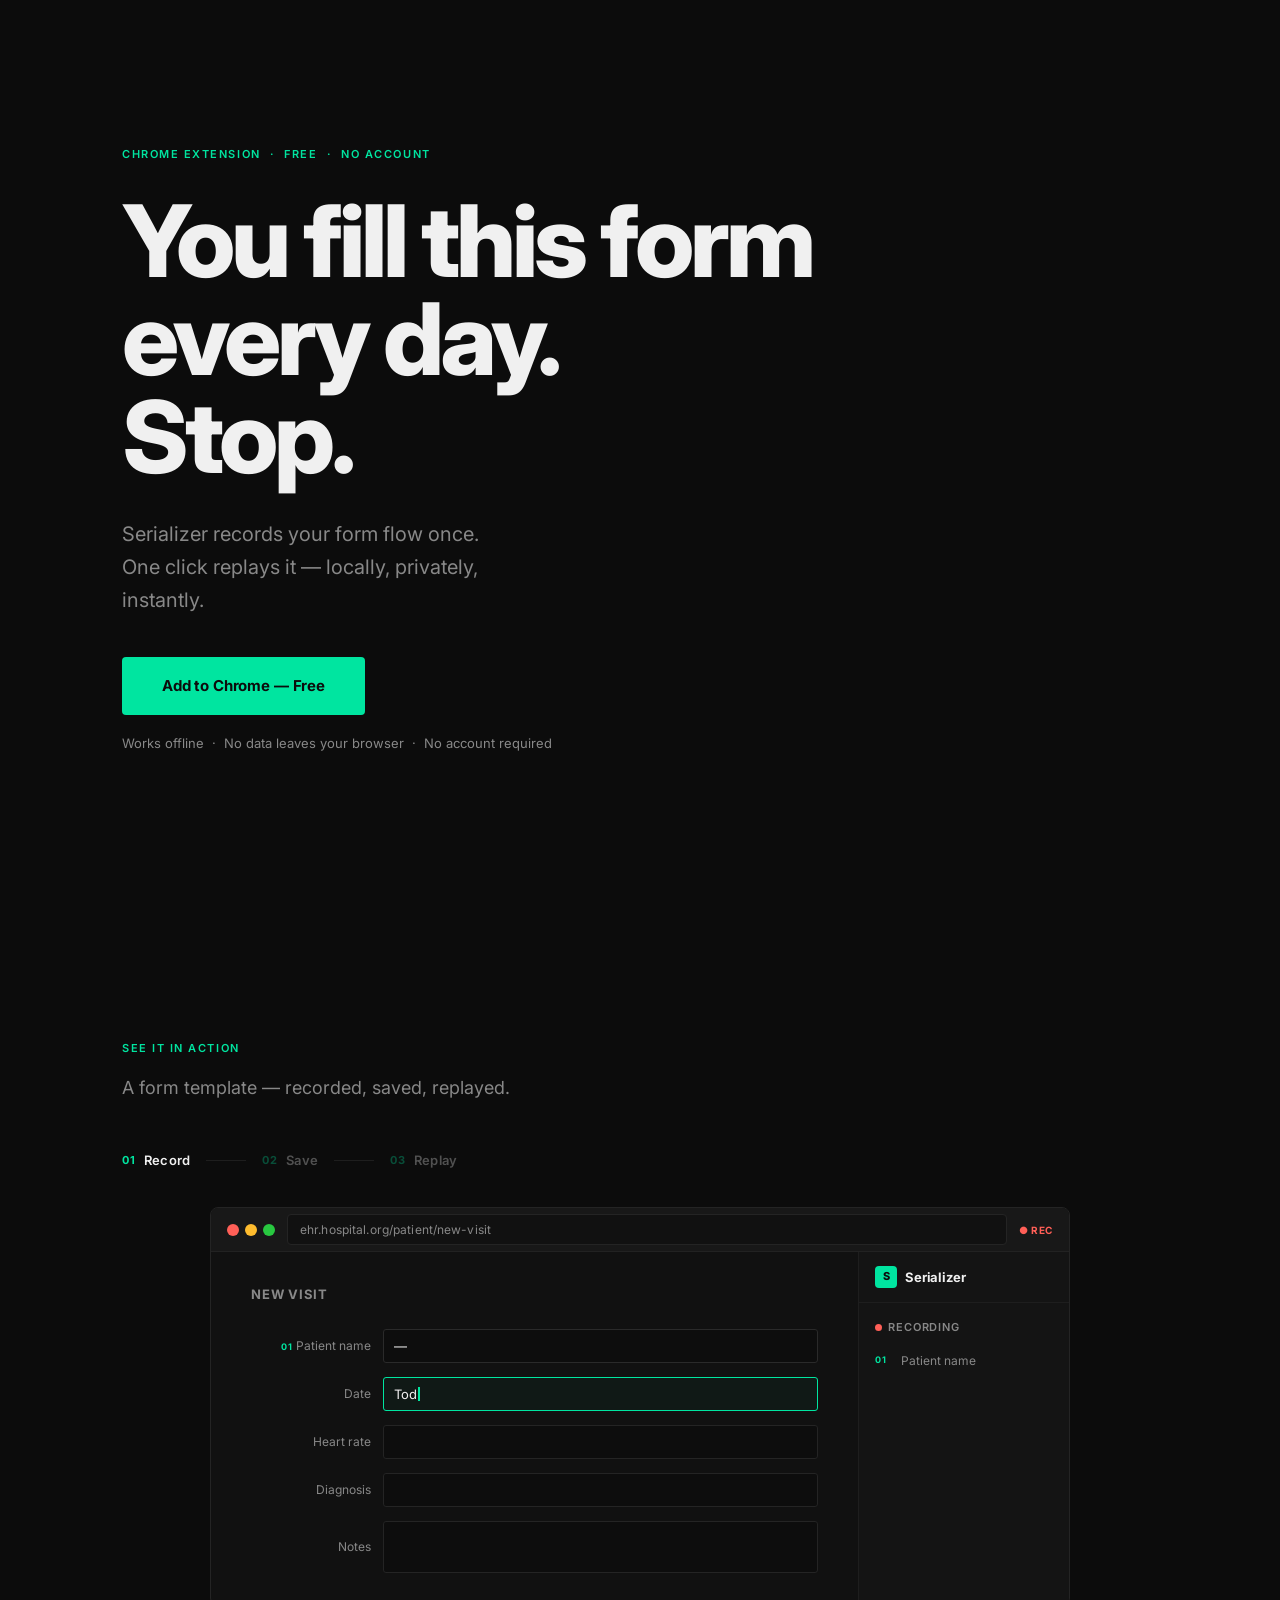
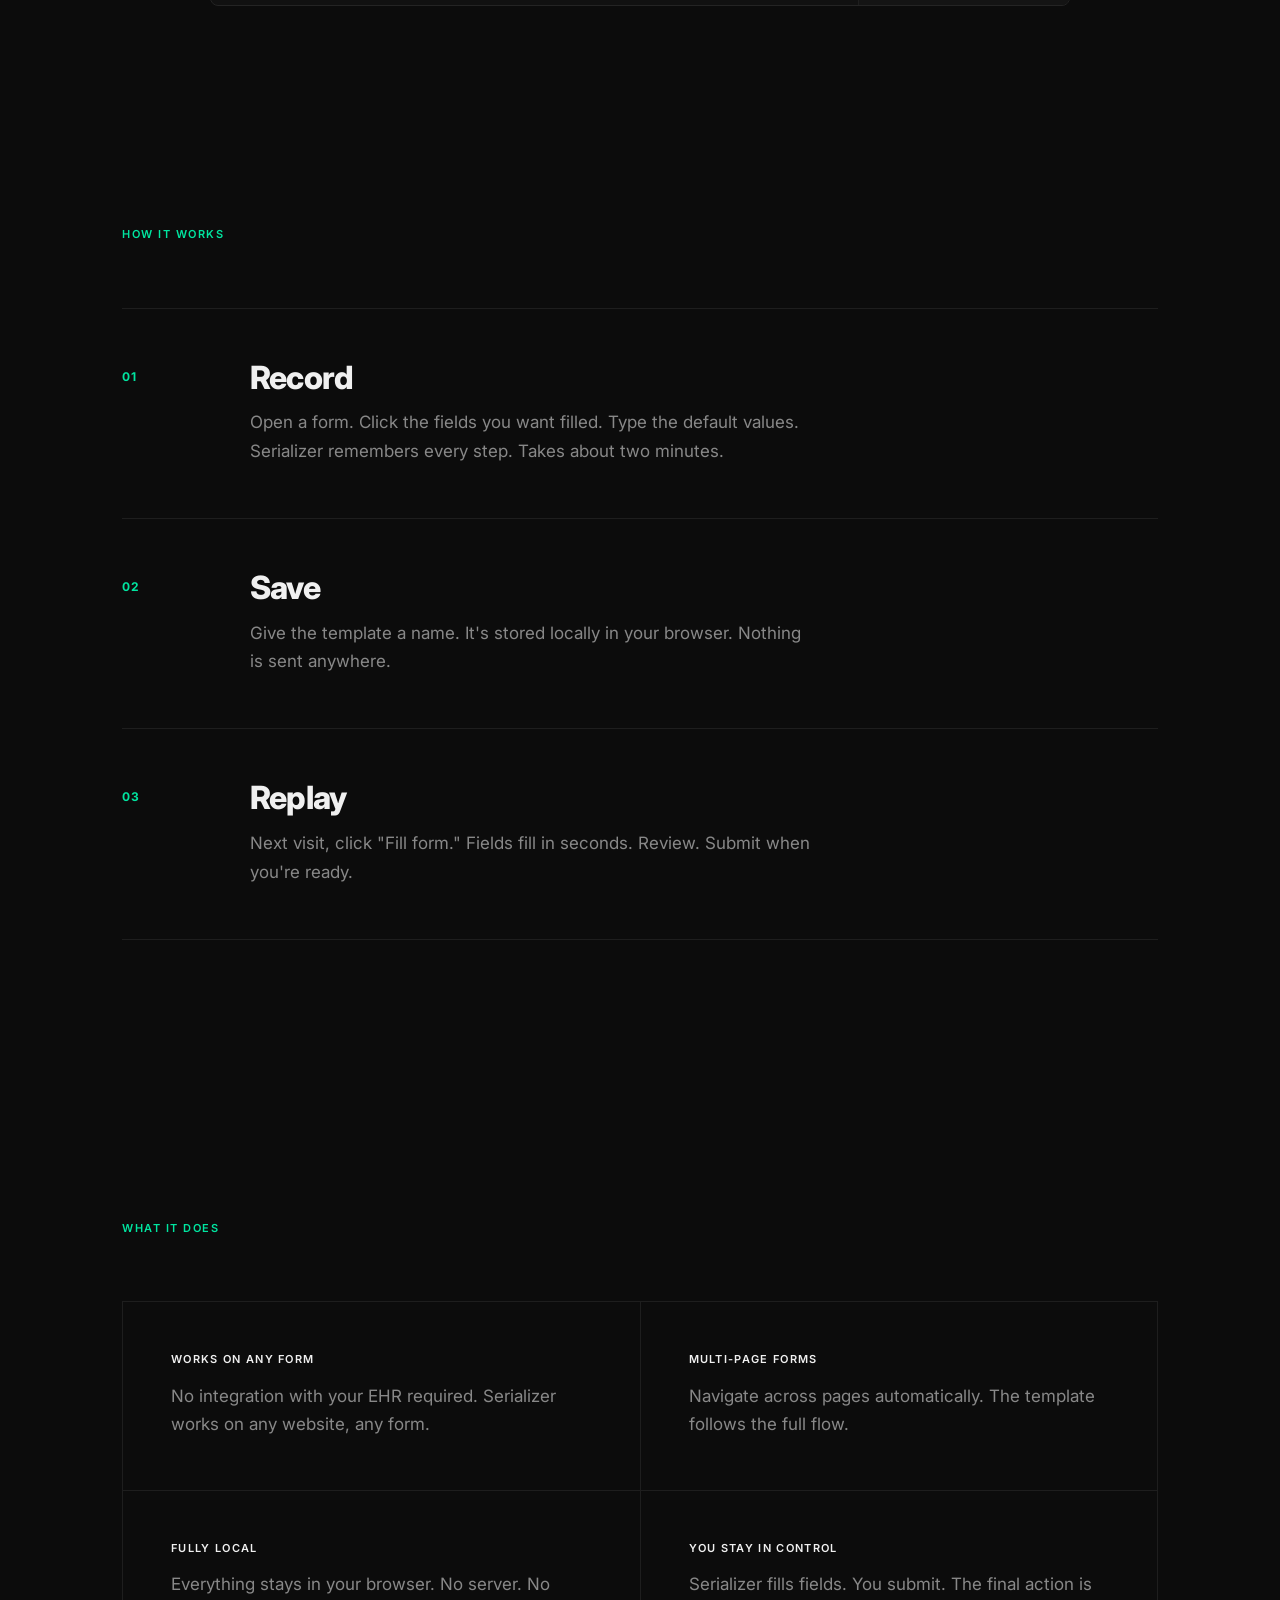
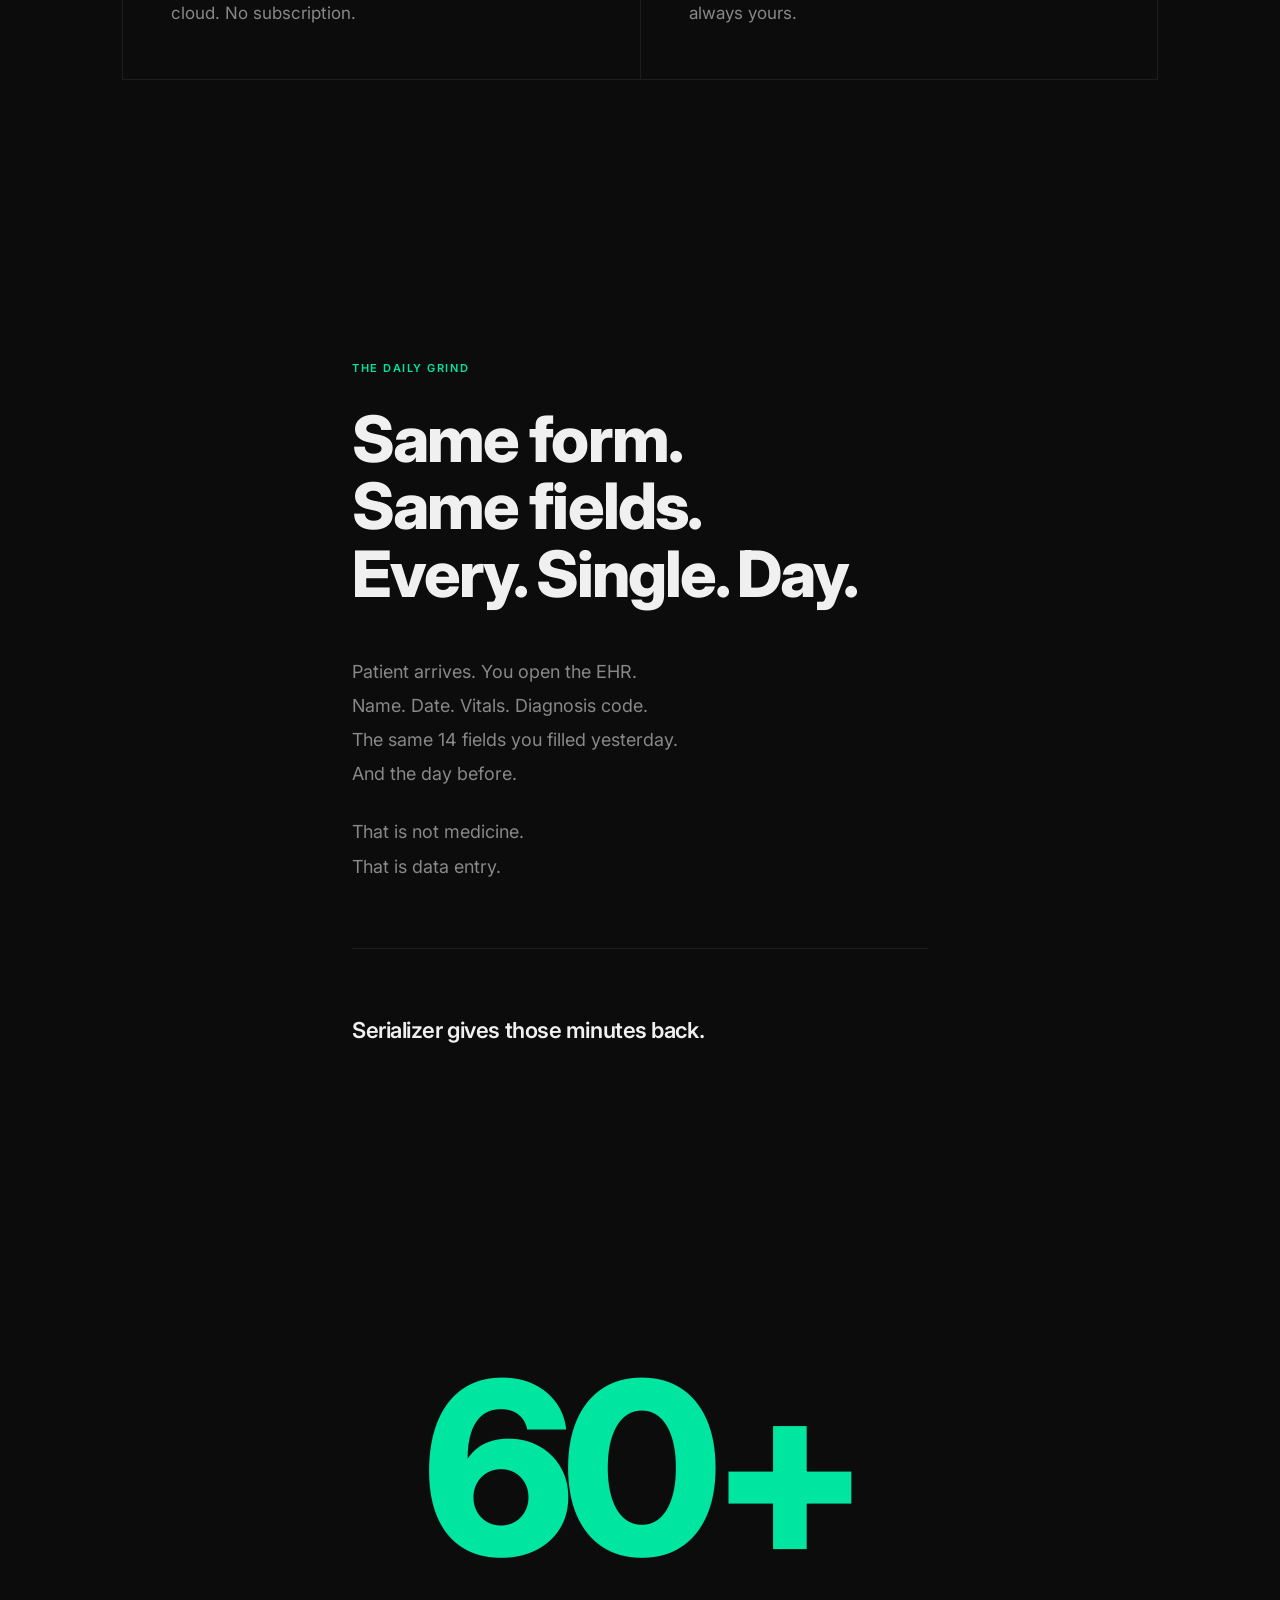
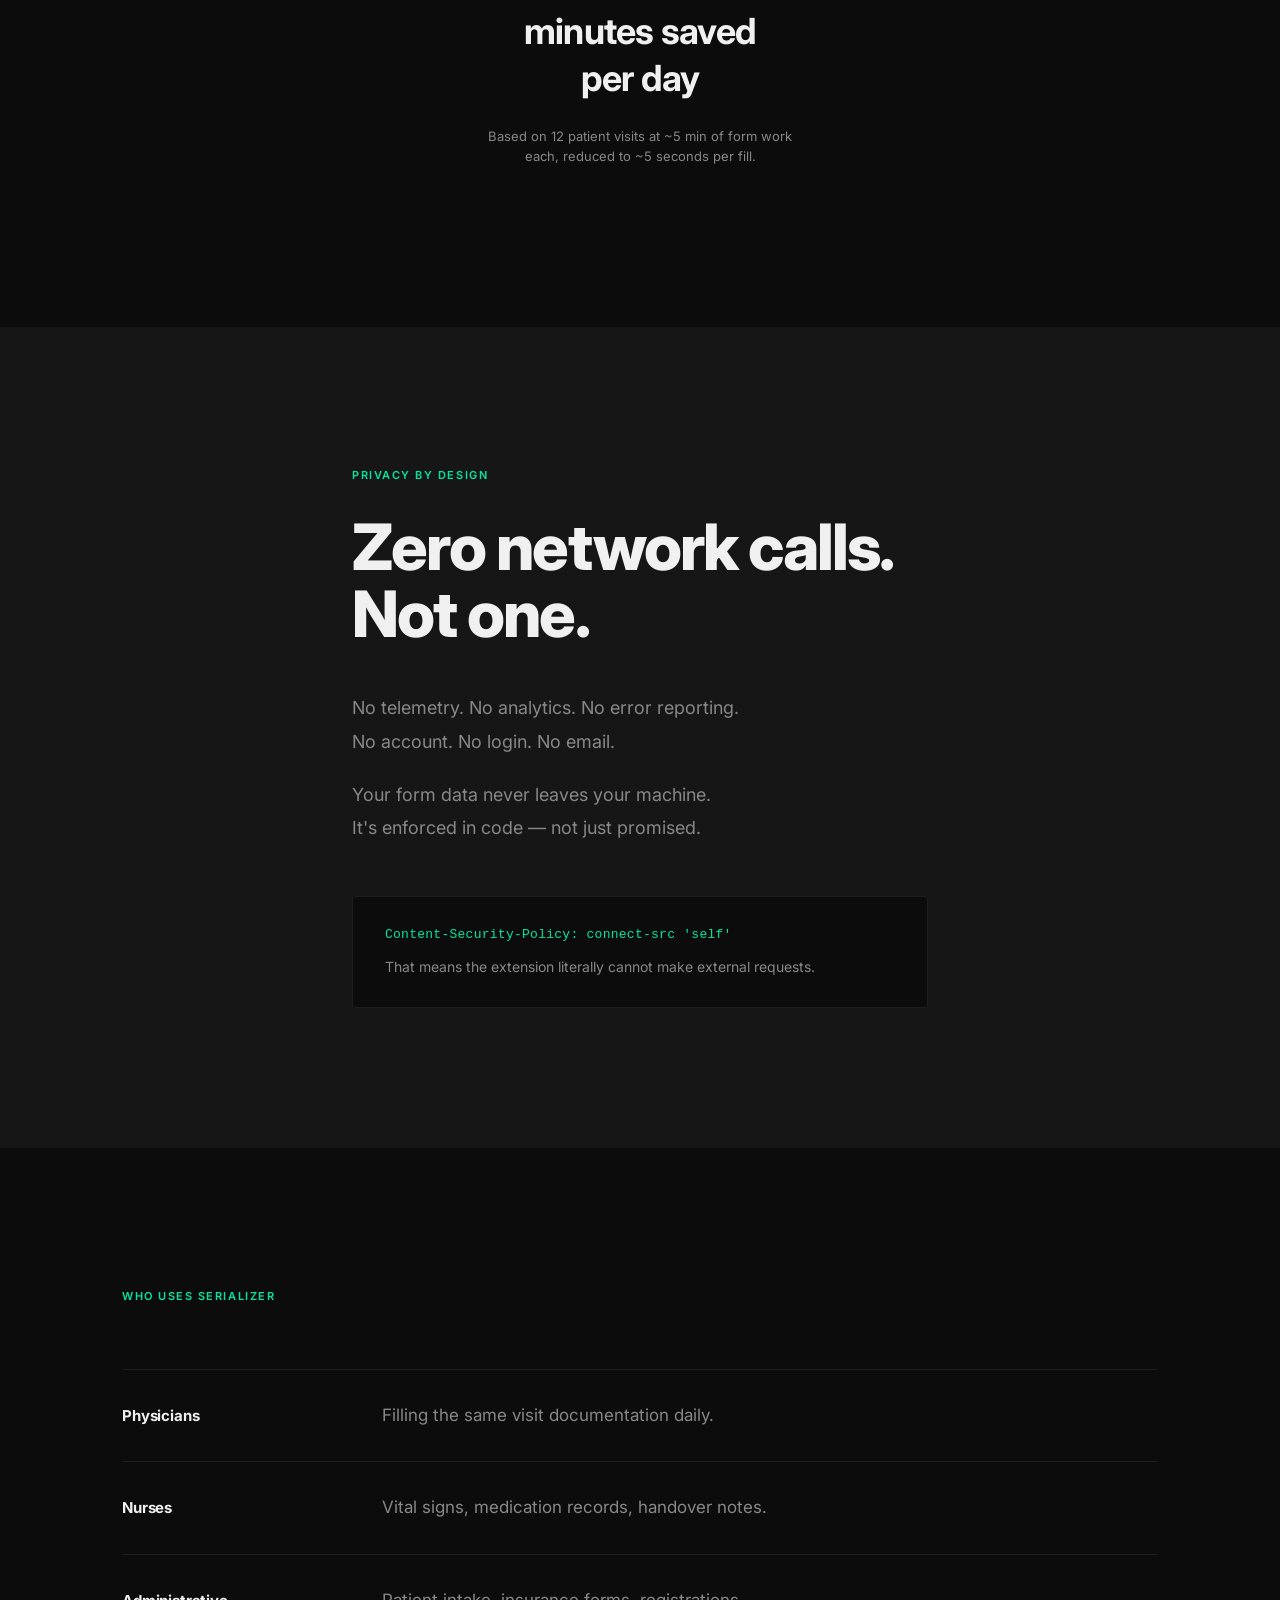
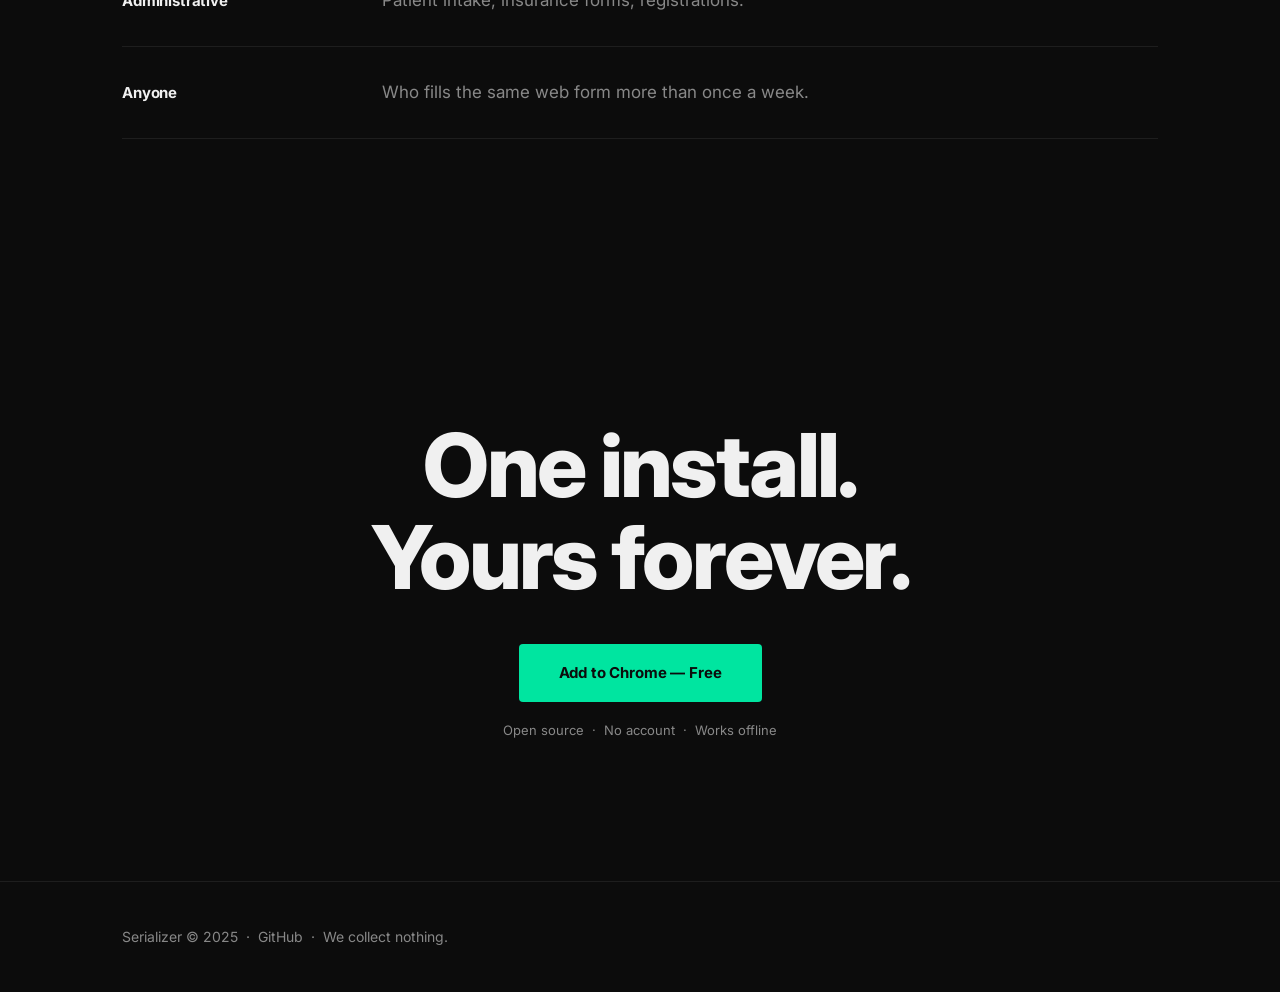
<file: index.html>
<!DOCTYPE html>
<html lang="en">
<head>
  <meta charset="UTF-8">
  <meta name="viewport" content="width=device-width, initial-scale=1.0">
  <meta name="description" content="Serializer records your form flow once. One click replays it — locally, privately, instantly. A Chrome extension for medical professionals.">
  <title>Serializer — Fill any form once. Never again.</title>
  <link rel="preconnect" href="https://fonts.googleapis.com">
  <link rel="preconnect" href="https://fonts.gstatic.com" crossorigin>
  <link href="https://fonts.googleapis.com/css2?family=Inter:wght@400;500;600;700;800&display=swap" rel="stylesheet">
  <link rel="stylesheet" href="style.css">
</head>
<body>

  <!-- ─── HERO ─── -->
  <section class="hero" id="hero">
    <div class="container">
      <p class="label hero-label">Chrome Extension&nbsp;&nbsp;·&nbsp;&nbsp;Free&nbsp;&nbsp;·&nbsp;&nbsp;No Account</p>
      <h1 class="hero-headline hero-animate">You fill this form<br>every day.<br>Stop.</h1>
      <p class="hero-sub hero-animate">Serializer records your form flow once.<br>One click replays it — locally, privately, instantly.</p>
      <a href="serializer.zip" class="btn-primary btn-download hero-animate">Add to Chrome — Free</a>
      <p class="trust-line hero-animate">Works offline&nbsp;&nbsp;·&nbsp;&nbsp;No data leaves your browser&nbsp;&nbsp;·&nbsp;&nbsp;No account required</p>
    </div>
  </section>

  <!-- ─── PRODUCT DEMO ─── -->
  <section class="demo" id="demo">
    <div class="container">
      <p class="label reveal">See It In Action</p>
      <p class="demo-caption reveal">A form template — recorded, saved, replayed.</p>

      <div class="demo-phases reveal" id="demo-phases">
        <div class="demo-phase-item" id="dpi-0">
          <span class="dpi-num">01</span>
          <span class="dpi-label">Record</span>
        </div>
        <div class="demo-phase-sep"></div>
        <div class="demo-phase-item" id="dpi-1">
          <span class="dpi-num">02</span>
          <span class="dpi-label">Save</span>
        </div>
        <div class="demo-phase-sep"></div>
        <div class="demo-phase-item" id="dpi-2">
          <span class="dpi-num">03</span>
          <span class="dpi-label">Replay</span>
        </div>
      </div>

      <div class="demo-window reveal" id="demo-window">
        <!-- Browser chrome -->
        <div class="demo-bar">
          <div class="demo-traffic">
            <span class="demo-dot demo-dot-r"></span>
            <span class="demo-dot demo-dot-y"></span>
            <span class="demo-dot demo-dot-g"></span>
          </div>
          <div class="demo-url-bar">ehr.hospital.org/patient/new-visit</div>
          <div class="demo-rec-badge" id="demo-rec">&#9679;&nbsp;REC</div>
        </div>
        <!-- Content area -->
        <div class="demo-body">
          <!-- Form -->
          <div class="demo-form-area">
            <p class="demo-form-heading">New Visit</p>
            <div class="demo-fields">
              <div class="demo-field" id="df-0">
                <span class="demo-field-lbl">Patient name</span>
                <div class="demo-field-val" id="dv-0"></div>
              </div>
              <div class="demo-field" id="df-1">
                <span class="demo-field-lbl">Date</span>
                <div class="demo-field-val" id="dv-1"></div>
              </div>
              <div class="demo-field" id="df-2">
                <span class="demo-field-lbl">Heart rate</span>
                <div class="demo-field-val" id="dv-2"></div>
              </div>
              <div class="demo-field" id="df-3">
                <span class="demo-field-lbl">Diagnosis</span>
                <div class="demo-field-val" id="dv-3"></div>
              </div>
              <div class="demo-field" id="df-4">
                <span class="demo-field-lbl">Notes</span>
                <div class="demo-field-val demo-field-val--tall" id="dv-4"></div>
              </div>
            </div>
          </div>
          <!-- Serializer side panel -->
          <aside class="demo-panel">
            <div class="demo-panel-top">
              <span class="demo-panel-icon">S</span>
              <span class="demo-panel-name">Serializer</span>
            </div>
            <div class="demo-panel-body" id="demo-panel-body"></div>
          </aside>
        </div>
      </div>
    </div>
  </section>

  <!-- ─── HOW IT WORKS ─── -->
  <section class="how" id="how">
    <div class="container">
      <p class="label reveal">How It Works</p>
      <div class="steps">
        <div class="step reveal">
          <span class="step-num">01</span>
          <div class="step-content">
            <h3>Record</h3>
            <p>Open a form. Click the fields you want filled. Type the default values. Serializer remembers every step. Takes about two minutes.</p>
          </div>
        </div>
        <div class="step reveal">
          <span class="step-num">02</span>
          <div class="step-content">
            <h3>Save</h3>
            <p>Give the template a name. It's stored locally in your browser. Nothing is sent anywhere.</p>
          </div>
        </div>
        <div class="step reveal">
          <span class="step-num">03</span>
          <div class="step-content">
            <h3>Replay</h3>
            <p>Next visit, click "Fill form." Fields fill in seconds. Review. Submit when you're ready.</p>
          </div>
        </div>
      </div>
    </div>
  </section>

  <!-- ─── KEY FEATURES ─── -->
  <section class="features" id="features">
    <div class="container">
      <p class="label reveal">What It Does</p>
      <div class="features-grid">
        <div class="feature reveal">
          <h4>Works on Any Form</h4>
          <p>No integration with your EHR required. Serializer works on any website, any form.</p>
        </div>
        <div class="feature reveal">
          <h4>Multi-Page Forms</h4>
          <p>Navigate across pages automatically. The template follows the full flow.</p>
        </div>
        <div class="feature reveal">
          <h4>Fully Local</h4>
          <p>Everything stays in your browser. No server. No cloud. No subscription.</p>
        </div>
        <div class="feature reveal">
          <h4>You Stay in Control</h4>
          <p>Serializer fills fields. You submit. The final action is always yours.</p>
        </div>
      </div>
    </div>
  </section>

  <!-- ─── THE PROBLEM ─── -->
  <section class="problem" id="problem">
    <div class="container container--narrow">
      <p class="label reveal">The Daily Grind</p>
      <h2 class="reveal">Same form.<br>Same fields.<br>Every. Single. Day.</h2>
      <div class="problem-body">
        <p class="reveal">Patient arrives. You open the EHR.<br>Name. Date. Vitals. Diagnosis code.<br>The same 14 fields you filled yesterday.<br>And the day before.</p>
        <p class="reveal">That is not medicine.<br>That is data entry.</p>
      </div>
      <hr class="divider reveal">
      <p class="problem-resolution reveal">Serializer gives those minutes back.</p>
    </div>
  </section>

  <!-- ─── THE NUMBER ─── -->
  <section class="number-section" id="number">
    <div class="container container--center">
      <div class="big-number reveal">60+</div>
      <p class="number-label reveal">minutes saved<br>per day</p>
      <p class="number-note reveal">Based on 12 patient visits at ~5 min of form work each, reduced to ~5 seconds per fill.</p>
    </div>
  </section>

  <!-- ─── BUILT FOR TRUST ─── -->
  <section class="trust" id="trust">
    <div class="container container--narrow">
      <p class="label reveal">Privacy by Design</p>
      <h2 class="reveal">Zero network calls.<br>Not one.</h2>
      <div class="trust-body">
        <p class="reveal">No telemetry. No analytics. No error reporting.<br>No account. No login. No email.</p>
        <p class="reveal">Your form data never leaves your machine.<br>It's enforced in code — not just promised.</p>
      </div>
      <div class="csp-block reveal">
        <code>Content-Security-Policy: connect-src 'self'</code>
        <p>That means the extension literally cannot make external requests.</p>
      </div>
    </div>
  </section>

  <!-- ─── WHO IT'S FOR ─── -->
  <section class="audience" id="audience">
    <div class="container">
      <p class="label reveal">Who Uses Serializer</p>
      <div class="audience-list">
        <div class="audience-item reveal">
          <strong>Physicians</strong>
          <span>Filling the same visit documentation daily.</span>
        </div>
        <div class="audience-item reveal">
          <strong>Nurses</strong>
          <span>Vital signs, medication records, handover notes.</span>
        </div>
        <div class="audience-item reveal">
          <strong>Administrative</strong>
          <span>Patient intake, insurance forms, registrations.</span>
        </div>
        <div class="audience-item reveal">
          <strong>Anyone</strong>
          <span>Who fills the same web form more than once a week.</span>
        </div>
      </div>
    </div>
  </section>

  <!-- ─── FINAL CTA ─── -->
  <section class="cta-final" id="cta-final">
    <div class="container container--center">
      <h2 class="reveal">One install.<br>Yours forever.</h2>
      <a href="serializer.zip" class="btn-primary btn-download reveal">Add to Chrome — Free</a>
      <p class="trust-line reveal">Open source&nbsp;&nbsp;·&nbsp;&nbsp;No account&nbsp;&nbsp;·&nbsp;&nbsp;Works offline</p>
    </div>
  </section>

  <!-- ─── FOOTER ─── -->
  <footer class="footer">
    <div class="container">
      <p>Serializer © 2025&nbsp;&nbsp;·&nbsp;&nbsp;<a href="#">GitHub</a>&nbsp;&nbsp;·&nbsp;&nbsp;We collect nothing.</p>
    </div>
  </footer>

  <script src="main.js"></script>
</body>
</html>
</file>
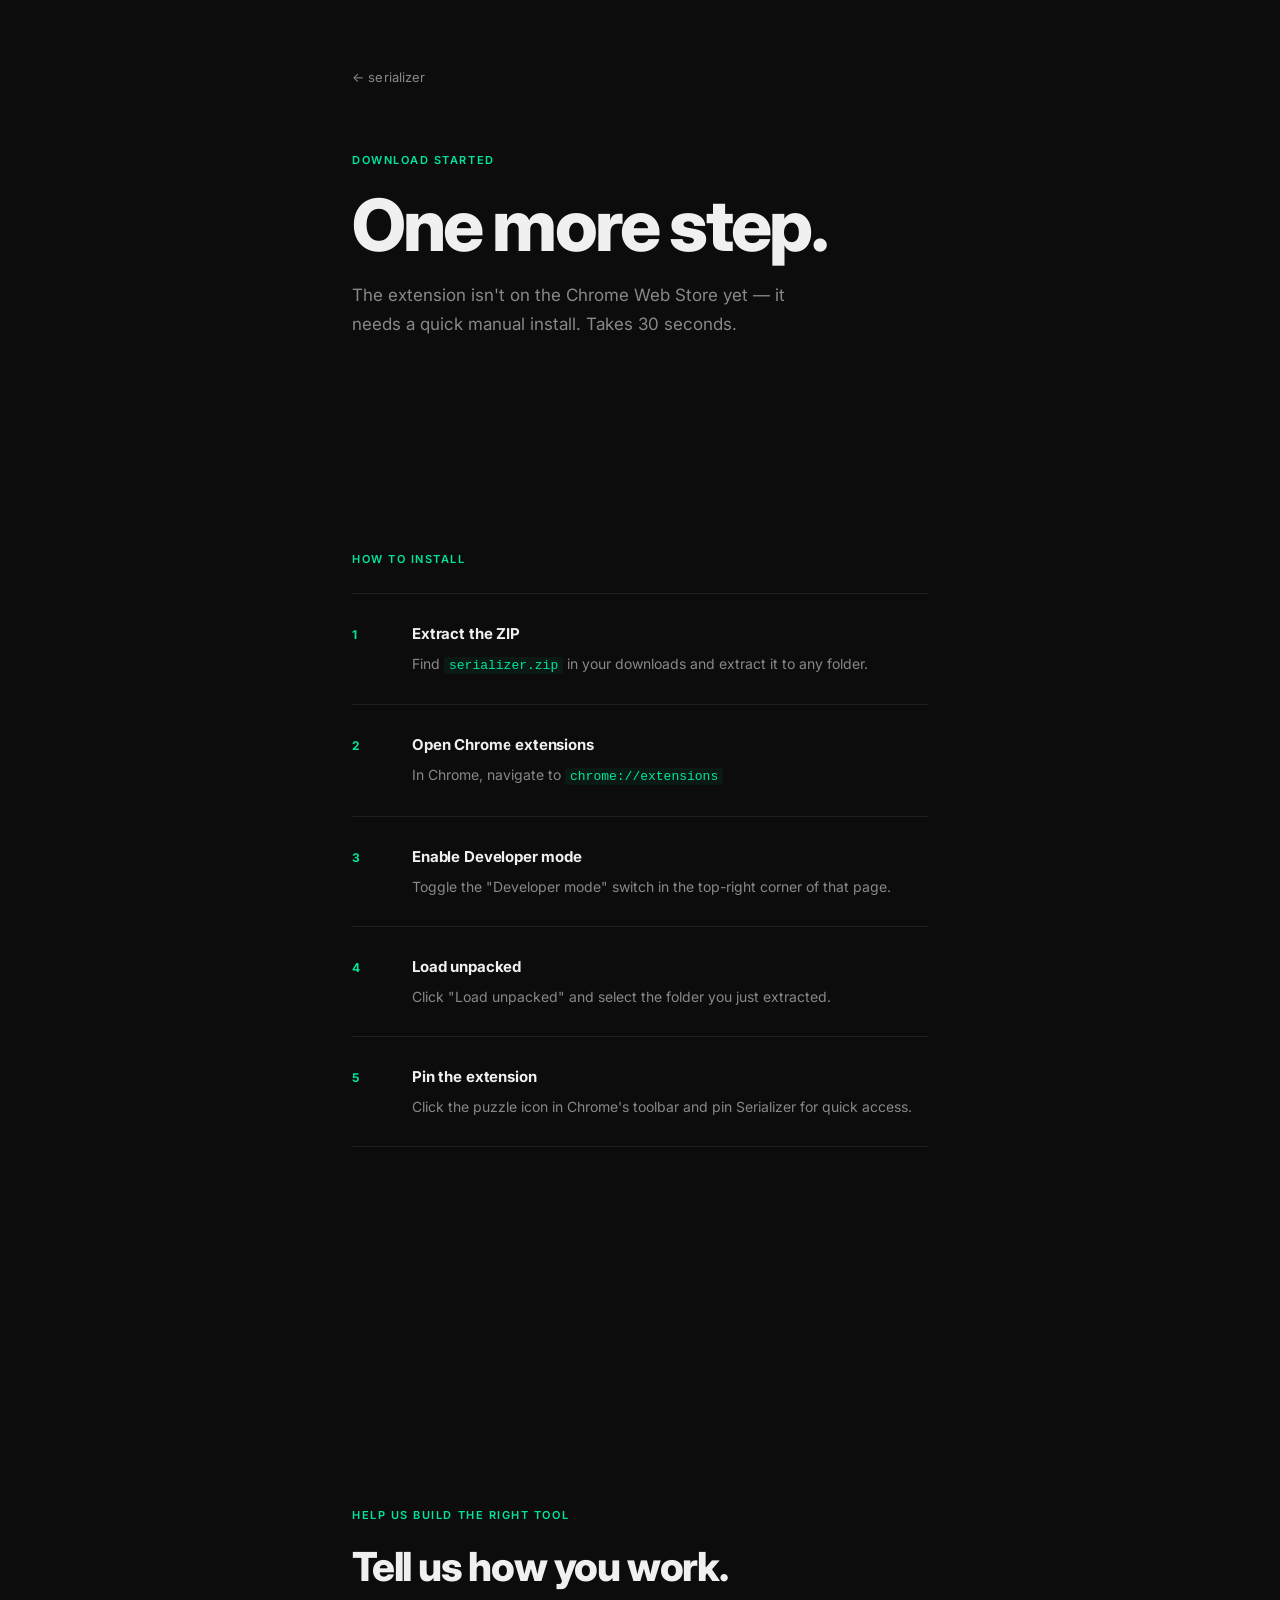
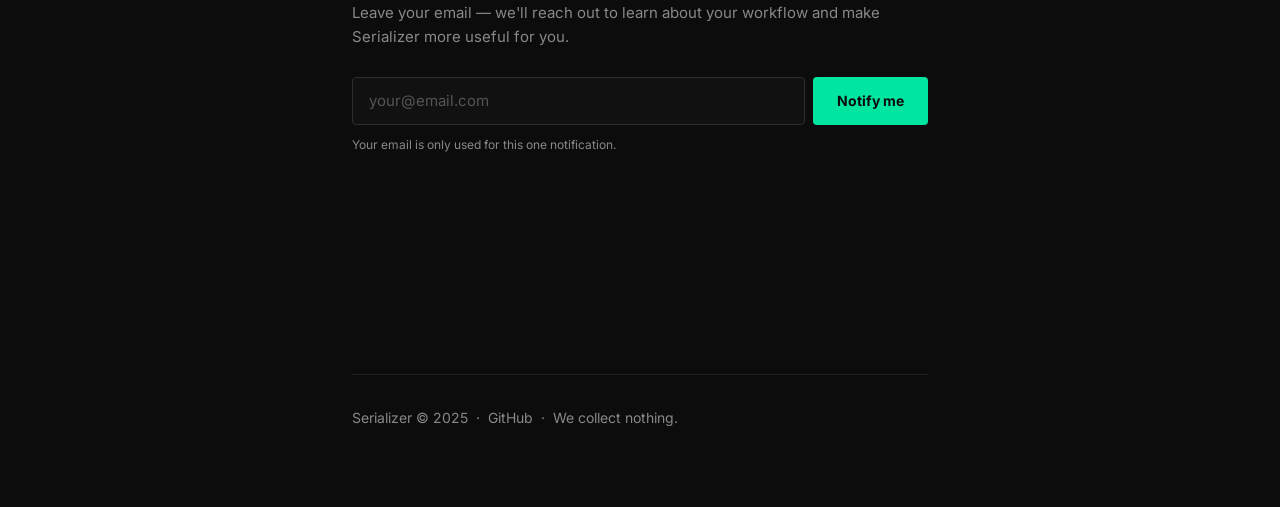
<file: install.html>
<!DOCTYPE html>
<html lang="en">
<head>
  <meta charset="UTF-8">
  <meta name="viewport" content="width=device-width, initial-scale=1.0">
  <title>Install Serializer</title>
  <link rel="preconnect" href="https://fonts.googleapis.com">
  <link rel="preconnect" href="https://fonts.gstatic.com" crossorigin>
  <link href="https://fonts.googleapis.com/css2?family=Inter:wght@400;500;600;700;800&display=swap" rel="stylesheet">
  <link rel="stylesheet" href="style.css">
  <link rel="stylesheet" href="install.css">
</head>
<body>

  <div class="inst-wrap">

    <!-- Back link -->
    <a href="index.html" class="inst-back">← serializer</a>

    <!-- Header -->
    <header class="inst-header">
      <p class="label">Download started</p>
      <h1 class="inst-title">One more step.</h1>
      <p class="inst-sub">The extension isn't on the Chrome Web Store yet — it needs a quick manual install. Takes 30 seconds.</p>
    </header>

    <!-- Install steps -->
    <section class="inst-steps">
      <p class="label">How to install</p>
      <ol class="inst-list">
        <li class="inst-step">
          <span class="inst-num">1</span>
          <div class="inst-step-body">
            <strong>Extract the ZIP</strong>
            <p>Find <code>serializer.zip</code> in your downloads and extract it to any folder.</p>
          </div>
        </li>
        <li class="inst-step">
          <span class="inst-num">2</span>
          <div class="inst-step-body">
            <strong>Open Chrome extensions</strong>
            <p>In Chrome, navigate to <code>chrome://extensions</code></p>
          </div>
        </li>
        <li class="inst-step">
          <span class="inst-num">3</span>
          <div class="inst-step-body">
            <strong>Enable Developer mode</strong>
            <p>Toggle the "Developer mode" switch in the top-right corner of that page.</p>
          </div>
        </li>
        <li class="inst-step">
          <span class="inst-num">4</span>
          <div class="inst-step-body">
            <strong>Load unpacked</strong>
            <p>Click "Load unpacked" and select the folder you just extracted.</p>
          </div>
        </li>
        <li class="inst-step">
          <span class="inst-num">5</span>
          <div class="inst-step-body">
            <strong>Pin the extension</strong>
            <p>Click the puzzle icon in Chrome's toolbar and pin Serializer for quick access.</p>
          </div>
        </li>
      </ol>
    </section>

    <section class="inst-email">
      <p class="label">Help us build the right tool</p>
      <h2 class="inst-email-title">Tell us how you work.</h2>
      <p class="inst-email-sub">Leave your email — we'll reach out to learn about your workflow and make Serializer more useful for you.</p>

      <form id="notify-form" class="notify-form">

        <div class="notify-row">
          <input
            type="email"
            name="email"
            placeholder="your@email.com"
            required
            autocomplete="email"
            class="notify-input"
          >
          <button type="submit" class="notify-btn">Notify me</button>
        </div>
        <p class="notify-privacy">Your email is only used for this one notification.</p>
      </form>

      <div class="notify-success" id="notify-success">
        You're on the list.
      </div>
    </section>

    <!-- Footer -->
    <footer class="inst-footer">
      <p>Serializer © 2025&nbsp;&nbsp;·&nbsp;&nbsp;<a href="#">GitHub</a>&nbsp;&nbsp;·&nbsp;&nbsp;We collect nothing.</p>
    </footer>

  </div>

  <script>
    const form = document.getElementById('notify-form');
    const success = document.getElementById('notify-success');
    const submitBtn = form.querySelector('button[type="submit"]');

    form.addEventListener('submit', async (e) => {
      e.preventDefault();

      const formData = new FormData(form);
      formData.append('access_key', '00bbd8e5-75df-40db-a327-4a36c827c050');

      const originalText = submitBtn.textContent;
      submitBtn.textContent = 'Sending…';
      submitBtn.disabled = true;

      try {
        const response = await fetch('https://api.web3forms.com/submit', {
          method: 'POST',
          body: formData,
        });

        const data = await response.json();

        if (response.ok) {
          form.style.display = 'none';
          success.style.display = 'block';
        } else {
          alert('Error: ' + data.message);
          submitBtn.textContent = originalText;
          submitBtn.disabled = false;
        }
      } catch {
        alert('Something went wrong. Please try again.');
        submitBtn.textContent = originalText;
        submitBtn.disabled = false;
      }
    });
  </script>

</body>
</html>
</file>
<file: style.css>
/* ─────────────────────────────────────────
   Reset & Variables
───────────────────────────────────────── */
*, *::before, *::after {
  box-sizing: border-box;
  margin: 0;
  padding: 0;
}

:root {
  --bg:          #0c0c0c;
  --bg-subtle:   #161616;
  --border:      #1e1e1e;
  --text:        #f0f0f0;
  --text-muted:  #888888;
  --accent:      #00e5a0;
  --accent-dark: #00b37d;
  --btn-text:    #0c0c0c;
}

html {
  scroll-behavior: smooth;
}

body {
  background-color: var(--bg);
  color: var(--text);
  font-family: 'Inter', system-ui, -apple-system, BlinkMacSystemFont, sans-serif;
  font-size: 16px;
  line-height: 1.6;
  -webkit-font-smoothing: antialiased;
  -moz-osx-font-smoothing: grayscale;
}

/* ─────────────────────────────────────────
   Layout
───────────────────────────────────────── */
.container {
  width: 100%;
  max-width: 1100px;
  margin: 0 auto;
  padding: 0 32px;
}

.container--narrow {
  max-width: 640px;
}

.container--center {
  text-align: center;
}

section {
  padding: 140px 0;
}

/* ─────────────────────────────────────────
   Typography
───────────────────────────────────────── */
h1, h2, h3, h4, h5 {
  font-weight: 800;
  letter-spacing: -0.03em;
  line-height: 1.05;
  color: var(--text);
}

/* ─────────────────────────────────────────
   Label / Tag
───────────────────────────────────────── */
.label {
  display: block;
  font-size: 11px;
  font-weight: 600;
  letter-spacing: 0.14em;
  text-transform: uppercase;
  color: var(--accent);
  margin-bottom: 28px;
}

/* ─────────────────────────────────────────
   Button
───────────────────────────────────────── */
.btn-primary {
  display: inline-block;
  background-color: var(--accent);
  color: var(--btn-text);
  font-family: inherit;
  font-size: 15px;
  font-weight: 700;
  letter-spacing: -0.01em;
  text-decoration: none;
  padding: 17px 40px;
  border-radius: 4px;
  margin-top: 40px;
  transition: background-color 0.2s ease, transform 0.15s ease;
}

.btn-primary:hover {
  background-color: var(--accent-dark);
  transform: translateY(-2px);
}

.btn-primary:active {
  transform: translateY(0);
}

.trust-line {
  display: block;
  font-size: 13px;
  color: var(--text-muted);
  margin-top: 18px;
}

/* ─────────────────────────────────────────
   HERO
───────────────────────────────────────── */
.hero {
  min-height: 100vh;
  display: flex;
  align-items: center;
  padding: 100px 0;
}

.hero-headline {
  font-size: clamp(52px, 8.5vw, 100px);
  font-weight: 800;
  letter-spacing: -0.04em;
  line-height: 0.98;
  color: var(--text);
  margin-bottom: 32px;
}

.hero-sub {
  font-size: 20px;
  color: var(--text-muted);
  line-height: 1.65;
  max-width: 440px;
}

/* Hero entry animations */
.hero-label,
.hero-animate {
  opacity: 0;
  transform: translateY(24px);
  animation: fadeUp 0.6s ease-out forwards;
}

.hero-label      { animation-delay: 0.05s; }
.hero-headline   { animation-delay: 0.18s; }
.hero-sub        { animation-delay: 0.32s; }
.hero .btn-primary { animation-delay: 0.44s; }
.hero .trust-line  { animation-delay: 0.54s; }

@keyframes fadeUp {
  to {
    opacity: 1;
    transform: translateY(0);
  }
}

/* ─────────────────────────────────────────
   THE PROBLEM
───────────────────────────────────────── */
.problem h2 {
  font-size: clamp(40px, 5.5vw, 64px);
  margin-bottom: 48px;
}

.problem-body {
  display: flex;
  flex-direction: column;
  gap: 24px;
}

.problem-body p {
  font-size: 18px;
  color: var(--text-muted);
  line-height: 1.9;
}

.divider {
  border: none;
  border-top: 1px solid var(--border);
  margin: 64px 0;
}

.problem-resolution {
  font-size: 22px;
  font-weight: 600;
  letter-spacing: -0.02em;
  color: var(--text);
}

/* ─────────────────────────────────────────
   HOW IT WORKS
───────────────────────────────────────── */
.steps {
  margin-top: 64px;
  border-top: 1px solid var(--border);
}

.step {
  display: grid;
  grid-template-columns: 80px 1fr;
  gap: 48px;
  align-items: flex-start;
  padding: 52px 0;
  border-bottom: 1px solid var(--border);
}

.step-num {
  font-size: 12px;
  font-weight: 700;
  color: var(--accent);
  letter-spacing: 0.1em;
  padding-top: 6px;
}

.step-content h3 {
  font-size: 32px;
  font-weight: 800;
  letter-spacing: -0.025em;
  margin-bottom: 14px;
}

.step-content p {
  font-size: 17px;
  color: var(--text-muted);
  line-height: 1.7;
  max-width: 560px;
}

/* ─────────────────────────────────────────
   PRODUCT DEMO
───────────────────────────────────────── */
.demo {
  padding-bottom: 80px;
}

.demo-caption {
  font-size: 18px;
  color: var(--text-muted);
  margin-top: -12px;
  margin-bottom: 48px;
}

/* Phase indicators */
.demo-phases {
  display: flex;
  align-items: center;
  gap: 0;
  margin-bottom: 36px;
}

.demo-phase-item {
  display: flex;
  align-items: center;
  gap: 8px;
  opacity: 0.3;
  transition: opacity 0.4s ease;
}

.demo-phase-item.is-active {
  opacity: 1;
}

.dpi-num {
  font-size: 11px;
  font-weight: 700;
  letter-spacing: 0.08em;
  color: var(--accent);
}

.dpi-label {
  font-size: 13px;
  font-weight: 600;
  color: var(--text);
  letter-spacing: 0.02em;
}

.demo-phase-sep {
  width: 40px;
  height: 1px;
  background-color: var(--border);
  margin: 0 16px;
}

/* The window */
.demo-window {
  border: 1px solid #242424;
  border-radius: 8px;
  overflow: hidden;
  background-color: #111111;
  max-width: 860px;
  margin-left: auto;
  margin-right: auto;
}

/* Browser bar */
.demo-bar {
  display: flex;
  align-items: center;
  gap: 12px;
  padding: 0 16px;
  height: 44px;
  background-color: #181818;
  border-bottom: 1px solid #222222;
}

.demo-traffic {
  display: flex;
  gap: 6px;
  flex-shrink: 0;
}

.demo-dot {
  width: 12px;
  height: 12px;
  border-radius: 50%;
}

.demo-dot-r { background-color: #ff5f57; }
.demo-dot-y { background-color: #febc2e; }
.demo-dot-g { background-color: #28c840; }

.demo-url-bar {
  flex: 1;
  font-size: 12px;
  color: var(--text-muted);
  background-color: #111111;
  border: 1px solid #242424;
  border-radius: 4px;
  padding: 5px 12px;
  letter-spacing: 0.01em;
  overflow: hidden;
  white-space: nowrap;
  text-overflow: ellipsis;
}

.demo-rec-badge {
  font-size: 10px;
  font-weight: 700;
  letter-spacing: 0.06em;
  color: #ff5f57;
  opacity: 0;
  transition: opacity 0.3s ease;
  flex-shrink: 0;
  white-space: nowrap;
}

.demo-rec-badge.is-visible {
  opacity: 1;
}

/* Body layout */
.demo-body {
  display: flex;
  min-height: 340px;
}

/* Form area */
.demo-form-area {
  flex: 1;
  padding: 32px 40px;
  border-right: 1px solid #1e1e1e;
}

.demo-form-heading {
  font-size: 13px;
  font-weight: 700;
  color: var(--text-muted);
  letter-spacing: 0.06em;
  text-transform: uppercase;
  margin-bottom: 24px;
}

.demo-fields {
  display: flex;
  flex-direction: column;
  gap: 14px;
}

.demo-field {
  display: grid;
  grid-template-columns: 120px 1fr;
  align-items: center;
  gap: 12px;
}

.demo-field-lbl {
  font-size: 12px;
  color: var(--text-muted);
  text-align: right;
  flex-shrink: 0;
}

.demo-field-val {
  height: 34px;
  border: 1px solid #242424;
  border-radius: 3px;
  background-color: #0d0d0d;
  padding: 0 10px;
  display: flex;
  align-items: center;
  font-size: 13px;
  color: var(--text);
  transition: border-color 0.2s ease, background-color 0.3s ease;
  min-width: 0;
  position: relative;
}

.demo-field-val--tall {
  height: 52px;
  align-items: flex-start;
  padding-top: 9px;
}

/* Cursor blink on active field */
.demo-field.is-active .demo-field-val::after {
  content: '';
  display: inline-block;
  width: 1.5px;
  height: 14px;
  background-color: var(--accent);
  margin-left: 1px;
  animation: cursor-blink 0.9s step-end infinite;
  vertical-align: middle;
  flex-shrink: 0;
}

@keyframes cursor-blink {
  0%, 100% { opacity: 1; }
  50% { opacity: 0; }
}

/* Field states */
.demo-field.is-active .demo-field-val {
  border-color: var(--accent);
  background-color: rgba(0, 229, 160, 0.04);
}

.demo-field.is-filled .demo-field-val {
  border-color: #2a2a2a;
}

.demo-field.is-highlighted .demo-field-val {
  border-color: rgba(255, 214, 0, 0.35);
  background-color: rgba(255, 214, 0, 0.07);
  transition: border-color 0.15s ease, background-color 0.15s ease;
}

/* Step number badge on filled fields (recording phase) */
.demo-field.is-filled .demo-field-lbl::before {
  content: attr(data-step);
  display: inline-block;
  font-size: 9px;
  font-weight: 700;
  color: var(--accent);
  margin-right: 4px;
  letter-spacing: 0.05em;
}

/* Serializer side panel */
.demo-panel {
  width: 210px;
  flex-shrink: 0;
  background-color: #141414;
  display: flex;
  flex-direction: column;
}

.demo-panel-top {
  display: flex;
  align-items: center;
  gap: 8px;
  padding: 14px 16px;
  border-bottom: 1px solid #1e1e1e;
}

.demo-panel-icon {
  width: 22px;
  height: 22px;
  border-radius: 4px;
  background-color: var(--accent);
  color: #0c0c0c;
  font-size: 11px;
  font-weight: 800;
  display: flex;
  align-items: center;
  justify-content: center;
  flex-shrink: 0;
}

.demo-panel-name {
  font-size: 13px;
  font-weight: 700;
  color: var(--text);
  letter-spacing: -0.01em;
}

.demo-panel-body {
  flex: 1;
  padding: 16px;
  overflow: hidden;
}

/* ── Panel: Recording state ── */
.dp-status {
  font-size: 11px;
  font-weight: 600;
  letter-spacing: 0.08em;
  text-transform: uppercase;
  margin-bottom: 14px;
  display: flex;
  align-items: center;
  gap: 6px;
}

.dp-status::before {
  content: '';
  width: 7px;
  height: 7px;
  border-radius: 50%;
  background-color: #ff5f57;
  display: inline-block;
  animation: rec-pulse 1.4s ease-in-out infinite;
  flex-shrink: 0;
}

@keyframes rec-pulse {
  0%, 100% { opacity: 1; transform: scale(1); }
  50% { opacity: 0.5; transform: scale(0.85); }
}

.dp-status span {
  color: var(--text-muted);
}

.dp-steps {
  display: flex;
  flex-direction: column;
  gap: 7px;
}

.dp-step {
  display: flex;
  align-items: center;
  gap: 8px;
  animation: step-in 0.25s ease-out both;
}

@keyframes step-in {
  from { opacity: 0; transform: translateX(-8px); }
  to   { opacity: 1; transform: translateX(0); }
}

.dp-step-num {
  font-size: 9px;
  font-weight: 700;
  color: var(--accent);
  letter-spacing: 0.06em;
  width: 18px;
  flex-shrink: 0;
}

.dp-step-label {
  font-size: 12px;
  color: var(--text-muted);
  white-space: nowrap;
  overflow: hidden;
  text-overflow: ellipsis;
}

/* ── Panel: Save state ── */
.dp-save-ui {
  display: flex;
  flex-direction: column;
  gap: 8px;
}

.dp-save-prompt {
  font-size: 11px;
  color: var(--text-muted);
  margin-bottom: 4px;
}

.dp-save-input {
  height: 32px;
  border: 1px solid var(--accent);
  border-radius: 3px;
  background-color: rgba(0, 229, 160, 0.04);
  padding: 0 8px;
  font-size: 12px;
  color: var(--text);
  display: flex;
  align-items: center;
  position: relative;
}

.dp-save-input::after {
  content: '';
  display: inline-block;
  width: 1.5px;
  height: 13px;
  background-color: var(--accent);
  margin-left: 1px;
  animation: cursor-blink 0.9s step-end infinite;
}

.dp-save-btn {
  margin-top: 4px;
  background-color: var(--accent);
  color: #0c0c0c;
  border: none;
  border-radius: 3px;
  font-family: inherit;
  font-size: 12px;
  font-weight: 700;
  padding: 9px 12px;
  cursor: pointer;
  transition: transform 0.1s ease, background-color 0.15s ease;
}

.dp-save-btn.is-clicked {
  transform: scale(0.96);
  background-color: var(--accent-dark);
}

/* ── Panel: Saved confirmation ── */
.dp-saved {
  display: flex;
  flex-direction: column;
  align-items: flex-start;
  gap: 4px;
  animation: step-in 0.3s ease-out both;
}

.dp-saved-check {
  font-size: 18px;
  color: var(--accent);
  line-height: 1;
  margin-bottom: 4px;
}

.dp-saved-name {
  font-size: 14px;
  font-weight: 700;
  color: var(--text);
  letter-spacing: -0.01em;
}

.dp-saved-count {
  font-size: 11px;
  color: var(--text-muted);
}

/* ── Panel: Replay state ── */
.dp-replay-card {
  display: flex;
  flex-direction: column;
  gap: 4px;
  animation: step-in 0.3s ease-out both;
}

.dp-template-name {
  font-size: 14px;
  font-weight: 700;
  color: var(--text);
  letter-spacing: -0.01em;
}

.dp-template-meta {
  font-size: 11px;
  color: var(--text-muted);
  margin-bottom: 12px;
}

.dp-replay-btn {
  background-color: var(--accent);
  color: #0c0c0c;
  border: none;
  border-radius: 3px;
  font-family: inherit;
  font-size: 12px;
  font-weight: 700;
  padding: 10px 12px;
  cursor: pointer;
  width: 100%;
  text-align: center;
  transition: transform 0.1s ease, background-color 0.15s ease;
}

.dp-replay-btn.is-clicked {
  transform: scale(0.96);
  background-color: var(--accent-dark);
}

/* ── Panel: Done state ── */
.dp-done {
  display: flex;
  flex-direction: column;
  gap: 6px;
  animation: step-in 0.3s ease-out both;
}

.dp-done-label {
  font-size: 11px;
  font-weight: 700;
  letter-spacing: 0.08em;
  text-transform: uppercase;
  color: var(--accent);
}

.dp-done-text {
  font-size: 13px;
  color: var(--text);
  font-weight: 600;
}

.dp-done-hint {
  font-size: 12px;
  color: var(--text-muted);
  line-height: 1.5;
}

/* Demo responsive */
@media (max-width: 768px) {
  .demo-field {
    grid-template-columns: 100px 1fr;
  }

  .demo-panel {
    width: 180px;
  }

  .demo-form-area {
    padding: 24px 20px;
  }
}

@media (max-width: 600px) {
  .demo-body {
    flex-direction: column;
  }

  .demo-form-area {
    border-right: none;
    border-bottom: 1px solid #1e1e1e;
    padding: 24px 20px;
  }

  .demo-panel {
    width: 100%;
    min-height: 72px;
    border-left: none;
    border-top: none;
  }

  .demo-panel-top {
    padding: 10px 16px;
  }

  .demo-panel-body {
    padding: 4px 16px 16px;
  }

  .dp-steps {
    flex-direction: row;
    flex-wrap: wrap;
    gap: 4px 16px;
  }

  .demo-field {
    grid-template-columns: 90px 1fr;
    gap: 8px;
  }

  .demo-phases {
    gap: 0;
  }

  .demo-phase-sep {
    width: 20px;
    margin: 0 8px;
  }
}

/* ─────────────────────────────────────────
   KEY FEATURES
───────────────────────────────────────── */
.features-grid {
  display: grid;
  grid-template-columns: repeat(2, 1fr);
  gap: 1px;
  background-color: var(--border);
  border: 1px solid var(--border);
  margin-top: 64px;
}

.feature {
  background-color: var(--bg);
  padding: 52px 48px;
  transition: background-color 0.2s ease;
}

.feature:hover {
  background-color: #0f0f0f;
}

.feature h4 {
  font-size: 11px;
  font-weight: 600;
  letter-spacing: 0.12em;
  text-transform: uppercase;
  color: var(--text);
  margin-bottom: 16px;
}

.feature p {
  font-size: 17px;
  color: var(--text-muted);
  line-height: 1.65;
  font-weight: 400;
}

/* ─────────────────────────────────────────
   THE NUMBER
───────────────────────────────────────── */
.number-section {
  padding: 160px 0;
}

.big-number {
  font-size: clamp(120px, 22vw, 240px);
  font-weight: 800;
  color: var(--accent);
  line-height: 1;
  letter-spacing: -0.05em;
}

.number-label {
  font-size: clamp(24px, 3vw, 36px);
  font-weight: 700;
  color: var(--text);
  letter-spacing: -0.02em;
  line-height: 1.3;
  margin-top: 20px;
}

.number-note {
  font-size: 13px;
  color: var(--text-muted);
  margin-top: 24px;
  max-width: 340px;
  margin-left: auto;
  margin-right: auto;
  line-height: 1.6;
}

/* ─────────────────────────────────────────
   BUILT FOR TRUST
───────────────────────────────────────── */
.trust {
  background-color: var(--bg-subtle);
}

.trust h2 {
  font-size: clamp(40px, 5.5vw, 64px);
  margin-bottom: 44px;
}

.trust-body {
  display: flex;
  flex-direction: column;
  gap: 20px;
}

.trust-body p {
  font-size: 18px;
  color: var(--text-muted);
  line-height: 1.85;
}

.csp-block {
  margin-top: 52px;
  padding: 28px 32px;
  border: 1px solid var(--border);
  border-radius: 4px;
  background-color: var(--bg);
}

.csp-block code {
  display: block;
  font-family: 'SF Mono', 'Fira Code', 'Cascadia Code', 'Courier New', monospace;
  font-size: 13px;
  color: var(--accent);
  letter-spacing: 0.02em;
  margin-bottom: 10px;
}

.csp-block p {
  font-size: 14px;
  color: var(--text-muted);
  line-height: 1.6;
}

/* ─────────────────────────────────────────
   WHO IT'S FOR
───────────────────────────────────────── */
.audience-list {
  margin-top: 64px;
  border-top: 1px solid var(--border);
}

.audience-item {
  display: grid;
  grid-template-columns: 220px 1fr;
  gap: 40px;
  align-items: baseline;
  padding: 32px 0;
  border-bottom: 1px solid var(--border);
}

.audience-item strong {
  font-size: 15px;
  font-weight: 700;
  color: var(--text);
  letter-spacing: -0.01em;
}

.audience-item span {
  font-size: 17px;
  color: var(--text-muted);
  line-height: 1.6;
}

/* ─────────────────────────────────────────
   FINAL CTA
───────────────────────────────────────── */
.cta-final h2 {
  font-size: clamp(48px, 7vw, 88px);
}

/* ─────────────────────────────────────────
   FOOTER
───────────────────────────────────────── */
.footer {
  border-top: 1px solid var(--border);
  padding: 44px 0;
}

.footer p {
  font-size: 14px;
  color: var(--text-muted);
}

.footer a {
  color: var(--text-muted);
  text-decoration: none;
  transition: color 0.2s ease;
}

.footer a:hover {
  color: var(--text);
}

/* ─────────────────────────────────────────
   Scroll Reveal Animations
───────────────────────────────────────── */
.reveal {
  opacity: 0;
  transform: translateY(24px);
  transition: opacity 0.5s ease-out, transform 0.5s ease-out;
}

.reveal.visible {
  opacity: 1;
  transform: translateY(0);
}

/* ─────────────────────────────────────────
   Responsive — Tablet (768px)
───────────────────────────────────────── */
@media (max-width: 768px) {
  section {
    padding: 96px 0;
  }

  .container {
    padding: 0 20px;
  }

  .hero {
    padding: 80px 0;
  }

  .hero-headline {
    font-size: 52px;
  }

  .hero-sub {
    font-size: 17px;
  }

  .btn-primary {
    display: block;
    text-align: center;
    padding: 18px 24px;
  }

  .problem h2 {
    font-size: 44px;
  }

  .steps {
    margin-top: 48px;
  }

  .step {
    grid-template-columns: 48px 1fr;
    gap: 24px;
    padding: 40px 0;
  }

  .step-content h3 {
    font-size: 26px;
  }

  .features-grid {
    grid-template-columns: 1fr;
    margin-top: 48px;
  }

  .feature {
    padding: 40px 28px;
  }

  .number-section {
    padding: 120px 0;
  }

  .audience-item {
    grid-template-columns: 160px 1fr;
    gap: 20px;
  }

  .cta-final h2 {
    font-size: 52px;
  }
}

/* ─────────────────────────────────────────
   Responsive — Mobile (480px)
───────────────────────────────────────── */
@media (max-width: 480px) {
  section {
    padding: 72px 0;
  }

  .hero {
    padding: 64px 0;
  }

  .hero-headline {
    font-size: 44px;
    letter-spacing: -0.035em;
  }

  .step {
    grid-template-columns: 1fr;
    gap: 12px;
  }

  .step-num {
    padding-top: 0;
  }

  .audience-item {
    grid-template-columns: 1fr;
    gap: 6px;
    padding: 24px 0;
  }

  .csp-block {
    padding: 20px 20px;
  }

  .csp-block code {
    font-size: 11px;
    word-break: break-all;
  }

  .number-section {
    padding: 96px 0;
  }
}
</file>
<file: install.css>
/* ─── Install page layout ─── */
.inst-wrap {
  max-width: 640px;
  margin: 0 auto;
  padding: 64px 32px 80px;
}

.inst-back {
  display: inline-block;
  font-size: 13px;
  color: var(--text-muted);
  text-decoration: none;
  letter-spacing: 0.01em;
  margin-bottom: 64px;
  transition: color 0.2s ease;
}

.inst-back:hover {
  color: var(--text);
}

/* Header */
.inst-header {
  margin-bottom: 72px;
}

.inst-header .label {
  margin-bottom: 20px;
}

.inst-title {
  font-size: clamp(48px, 8vw, 72px);
  font-weight: 800;
  letter-spacing: -0.04em;
  line-height: 1.0;
  margin-bottom: 20px;
}

.inst-sub {
  font-size: 17px;
  color: var(--text-muted);
  line-height: 1.7;
  max-width: 480px;
}

/* Steps */
.inst-steps {
  margin-bottom: 80px;
}

.inst-steps .label {
  margin-bottom: 24px;
}

.inst-list {
  list-style: none;
  border-top: 1px solid var(--border);
}

.inst-step {
  display: grid;
  grid-template-columns: 40px 1fr;
  gap: 20px;
  align-items: flex-start;
  padding: 28px 0;
  border-bottom: 1px solid var(--border);
}

.inst-num {
  font-size: 12px;
  font-weight: 700;
  color: var(--accent);
  letter-spacing: 0.06em;
  padding-top: 3px;
}

.inst-step-body strong {
  display: block;
  font-size: 15px;
  font-weight: 700;
  color: var(--text);
  margin-bottom: 6px;
  letter-spacing: -0.01em;
}

.inst-step-body p {
  font-size: 14px;
  color: var(--text-muted);
  line-height: 1.65;
}

.inst-step-body code {
  font-family: 'SF Mono', 'Fira Code', 'Cascadia Code', monospace;
  font-size: 13px;
  color: var(--accent);
  background: rgba(0, 229, 160, 0.06);
  padding: 1px 5px;
  border-radius: 3px;
}

/* Email section */
.inst-email {
  margin-bottom: 80px;
}

.inst-email .label {
  margin-bottom: 20px;
}

.inst-email-title {
  font-size: clamp(28px, 5vw, 40px);
  font-weight: 800;
  letter-spacing: -0.03em;
  line-height: 1.1;
  margin-bottom: 12px;
}

.inst-email-sub {
  font-size: 15px;
  color: var(--text-muted);
  margin-bottom: 28px;
}

/* Form */
.notify-form {
  display: flex;
  flex-direction: column;
  gap: 0;
}

.notify-row {
  display: flex;
  gap: 8px;
}

.notify-input {
  flex: 1;
  height: 48px;
  background-color: #111111;
  border: 1px solid #2e2e2e;
  border-radius: 4px;
  color: var(--text);
  font-family: inherit;
  font-size: 15px;
  padding: 0 16px;
  outline: none;
  transition: border-color 0.2s ease;
  min-width: 0;
}

.notify-input::placeholder {
  color: #555555;
}

.notify-input:focus {
  border-color: var(--accent);
}

.notify-btn {
  height: 48px;
  padding: 0 24px;
  background-color: var(--accent);
  color: var(--btn-text);
  font-family: inherit;
  font-size: 14px;
  font-weight: 700;
  border: none;
  border-radius: 4px;
  cursor: pointer;
  white-space: nowrap;
  transition: background-color 0.2s ease;
  flex-shrink: 0;
}

.notify-btn:hover {
  background-color: var(--accent-dark);
}

.notify-btn:disabled {
  opacity: 0.6;
  cursor: not-allowed;
}

.notify-privacy {
  font-size: 12px;
  color: var(--text-muted);
  margin-top: 10px;
}

/* Success state */
.notify-success {
  display: none;
  font-size: 18px;
  font-weight: 600;
  color: var(--accent);
  padding: 16px 0;
  letter-spacing: -0.01em;
}

/* Footer */
.inst-footer {
  border-top: 1px solid var(--border);
  padding-top: 32px;
  font-size: 14px;
  color: var(--text-muted);
}

.inst-footer a {
  color: var(--text-muted);
  text-decoration: none;
  transition: color 0.2s ease;
}

.inst-footer a:hover {
  color: var(--text);
}

/* Mobile */
@media (max-width: 480px) {
  .inst-wrap {
    padding: 48px 20px 64px;
  }

  .notify-row {
    flex-direction: column;
  }

  .notify-btn {
    width: 100%;
  }
}
</file>
